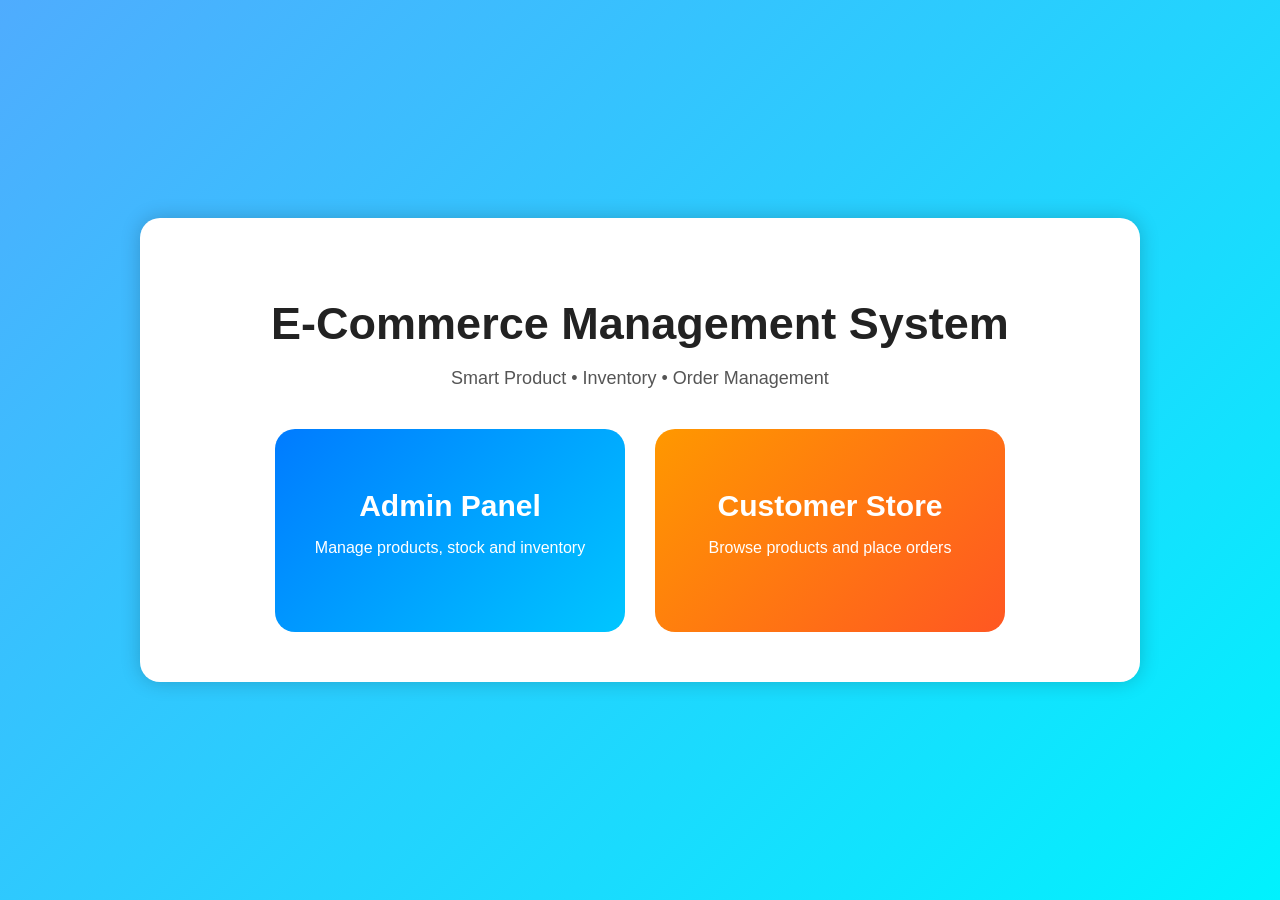
<file: EcommerceMicroservices/frontend/index.html>
<!DOCTYPE html>
<html>

<head>

    <meta charset="UTF-8">

    <title>E-Commerce Management System</title>

    <style>

        body {

            margin: 0;

            font-family: Arial, sans-serif;

            background: linear-gradient(
                135deg,
                #4facfe,
                #00f2fe
            );

            height: 100vh;

            display: flex;

            justify-content: center;

            align-items: center;
        }

        .container {

            background: white;

            width: 90%;

            max-width: 900px;

            padding: 50px;

            border-radius: 20px;

            text-align: center;

            box-shadow: 0 0 20px rgba(0,0,0,0.2);
        }

        h1 {

            font-size: 45px;

            margin-bottom: 15px;

            color: #222;
        }

        p {

            font-size: 18px;

            color: #555;

            margin-bottom: 40px;
        }

        .button-box {

            display: flex;

            justify-content: center;

            gap: 30px;

            flex-wrap: wrap;
        }

        .card {

            width: 280px;

            padding: 35px;

            border-radius: 20px;

            color: white;

            cursor: pointer;

            transition: 0.3s;

            text-decoration: none;
        }

        .card:hover {

            transform: translateY(-8px);
        }

        .admin {

            background: linear-gradient(
                135deg,
                #007bff,
                #00c6ff
            );
        }

        .customer {

            background: linear-gradient(
                135deg,
                #ff9800,
                #ff5722
            );
        }

        .card h2 {

            margin-bottom: 15px;

            font-size: 30px;
        }

        .card p {

            color: white;

            font-size: 16px;
        }

        @media(max-width: 768px) {

            .button-box {

                flex-direction: column;

                align-items: center;
            }
        }

    </style>

</head>

<body>

    <div class="container">

        <h1>E-Commerce Management System</h1>

        <p>
            Smart Product • Inventory • Order Management
        </p>

        <div class="button-box">

            <a
                href="admin.html"
                class="card admin"
            >

                <h2>Admin Panel</h2>

                <p>
                    Manage products,
                    stock and inventory
                </p>

            </a>

            <a
                href="customer.html"
                class="card customer"
            >

                <h2>Customer Store</h2>

                <p>
                    Browse products
                    and place orders
                </p>

            </a>

        </div>

    </div>

</body>

</html>
</file>
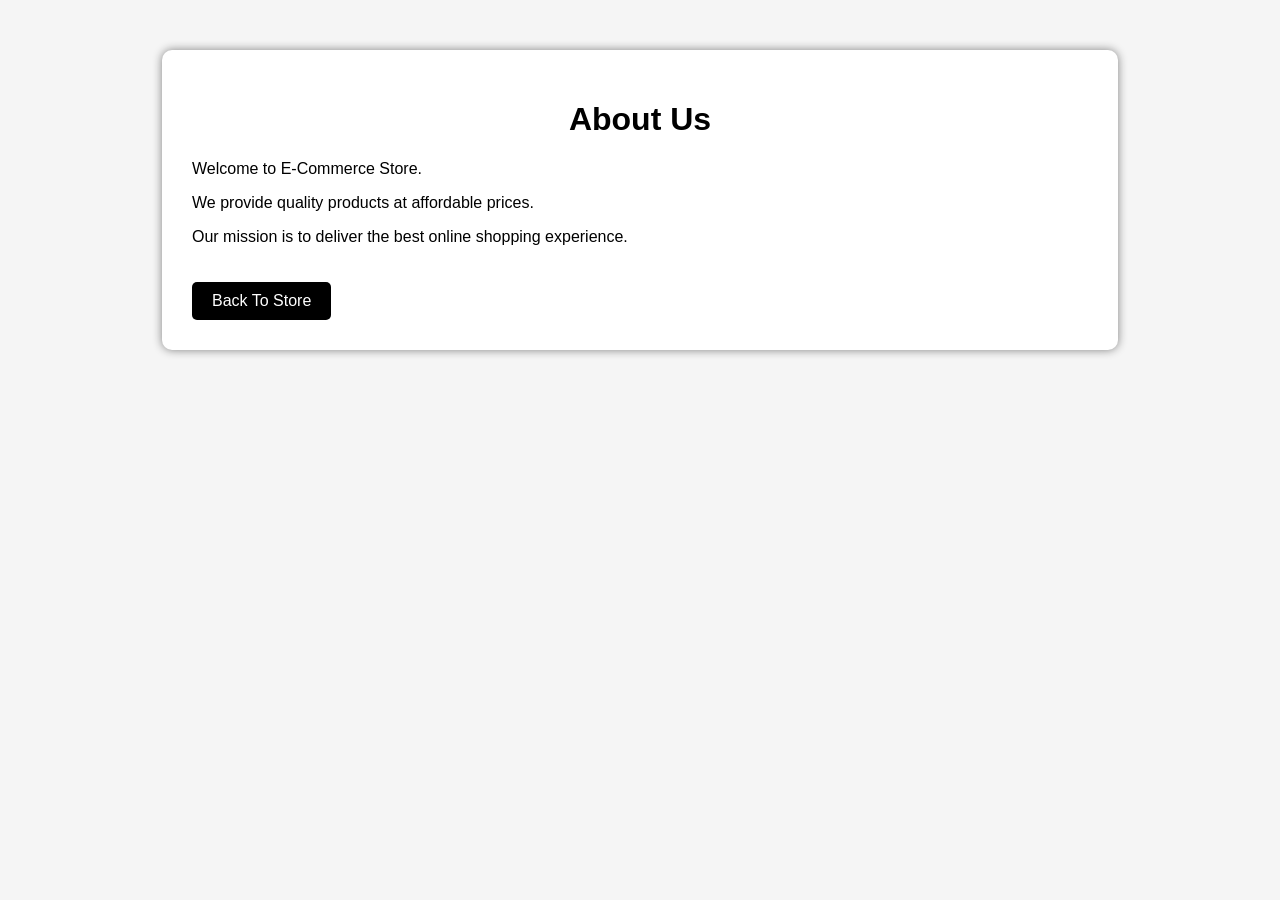
<file: EcommerceMicroservices/frontend/about.html>
<!DOCTYPE html>
<html>

<head>

    <title>About Us</title>

    <link rel="stylesheet" href="about.css">

</head>

<body>

    <div class="container">

        <h1>About Us</h1>

        <p>
            Welcome to E-Commerce Store.
        </p>

        <p>
            We provide quality products at affordable prices.
        </p>

        <p>
            Our mission is to deliver the best online shopping experience.
        </p>

        <a href="customer.html">
            Back To Store
        </a>

    </div>

</body>

</html>
</file>
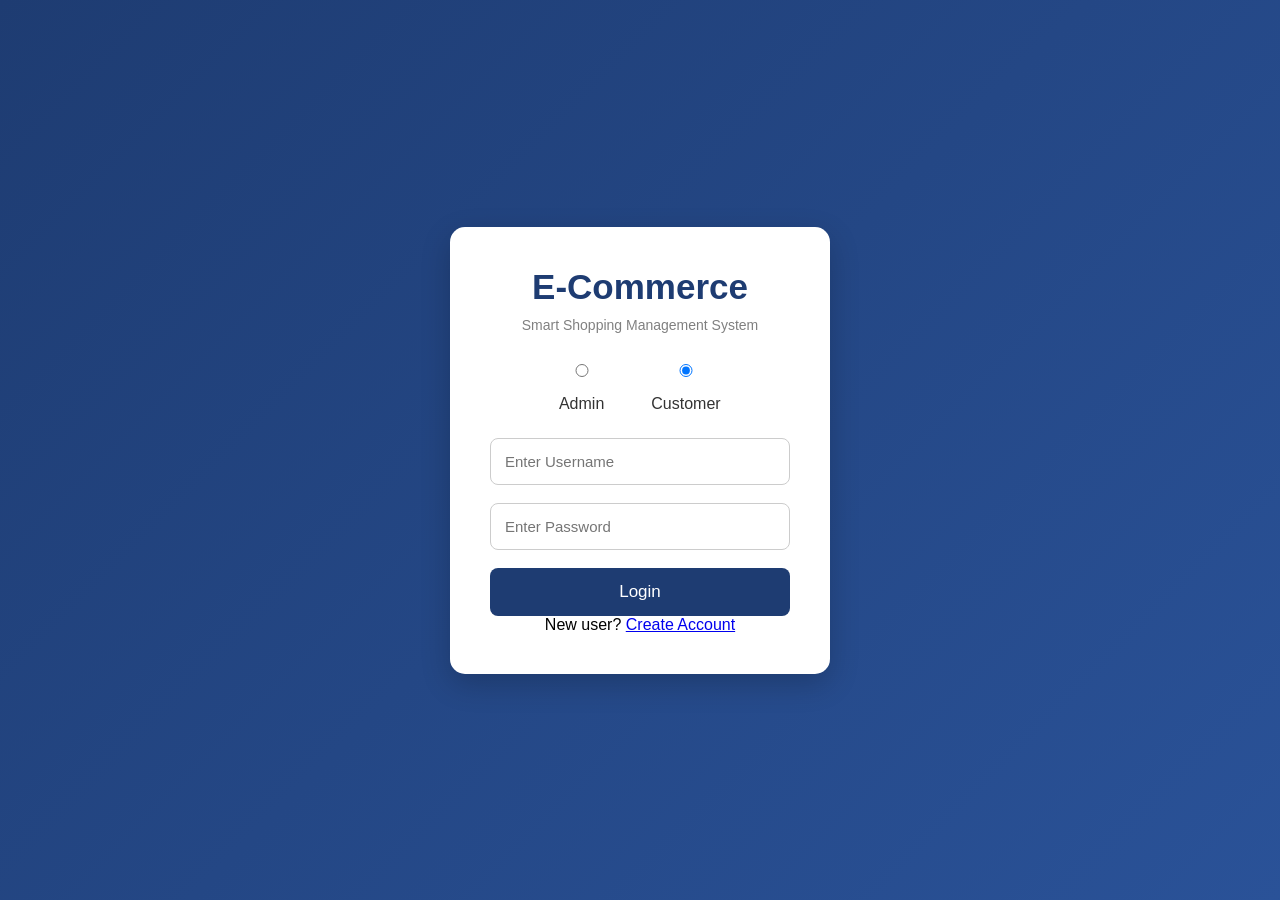
<file: EcommerceMicroservices/frontend/admin.html>
<!DOCTYPE html>
<html>

<head>

    <meta charset="UTF-8">

    <title>Admin Panel</title>

    <link rel="stylesheet" href="admin.css">

</head>

<body>

    <!-- HEADER -->

    <div class="hero">

        <h1>Admin Product Management</h1>

        <p>
            Manage Products • Inventory • Stock
        </p>

    </div>

    <nav class="navbar">

        <button onclick="showSection('addSection')">
            Add Product
        </button>

        <button onclick="showSection('productsSection')">
            Products
        </button>

        <button onclick="showSection('ordersSection')">
            Customer Orders
        </button>

        <button
            onclick="logout()"
            class="logout-btn"
        >
            Logout
        </button>

    </nav>

    <div class="container">

        <!-- DASHBOARD -->

        <div class="container">

        <!-- DASHBOARD -->

        <div class="dashboard">

            <div class="card">

                <h3>Total Products</h3>

                <p id="totalProducts">0</p>

            </div>

            <div class="card">

                <h3>Total Revenue</h3>

                <p id="totalRevenue">₹0</p>

            </div>

            <div class="card">

                <h3>Low Stock Items</h3>

                <p id="lowStockCount">0</p>

            </div>

            <div class="card">

                <h3>Out Of Stock</h3>

                <p id="outStockCount">0</p>

            </div>
            
        </div>
        <div class="dashboard">

    <div class="card" onclick="showAllOrders()">
    <h3>Total Orders</h3>
    <p id="totalOrders">0</p>
</div>

<div class="card" onclick="showActiveOrders()">
    <h3>Active Orders</h3>
    <p id="activeOrders">0</p>
</div>

<div class="card" onclick="showCancelledOrders()">
    <h3>Cancelled Orders</h3>
    <p id="cancelledOrders">0</p>
</div>

</div>

        <!-- ADD PRODUCT SECTION -->

        <div id="addSection">

            <h2>Add Product</h2>

            <div class="form-box">

                <input
                    type="text"
                    id="name"
                    placeholder="Product Name"
                >

                <input
                    type="number"
                    id="price"
                    placeholder="Price"
                >

                <input
                    type="number"
                    id="stock"
                    placeholder="Stock Quantity"
                >

                <input
                    type="text"
                    id="imageUrl"
                    placeholder="Image URL"
                >

            </div>

            <div class="button-box">

                <button onclick="addProduct()">
                    Add Product
                </button>

                <button
                    onclick="clearFields()"
                    class="clear-btn"
                >
                    Clear
                </button>

            </div>

        </div>

        <!-- PRODUCTS SECTION -->

        <div id="productsSection">

            <div class="search-box">

                <input
                    type="text"
                    id="search"
                    placeholder="Search Product"
                    onkeyup="searchProduct()"
                >

            </div>

            <div class="notification-box">

                <h2>Stock Notifications</h2>

                <pre id="notificationBox">
    No Notifications
                </pre>

            </div>

            <h2>Products</h2>

            <div id="productList"></div>

        </div>

        <!-- ORDERS SECTION -->

        <div id="ordersSection" style="display:none;">

            <h2>Customer Orders</h2>

            <div class="dashboard">
            </div>

            <div id="orderList"></div>

        </div>

    </div>

        <div id="orderList"></div>

    <script src="admin.js"></script>

</body>

</html>
</file>
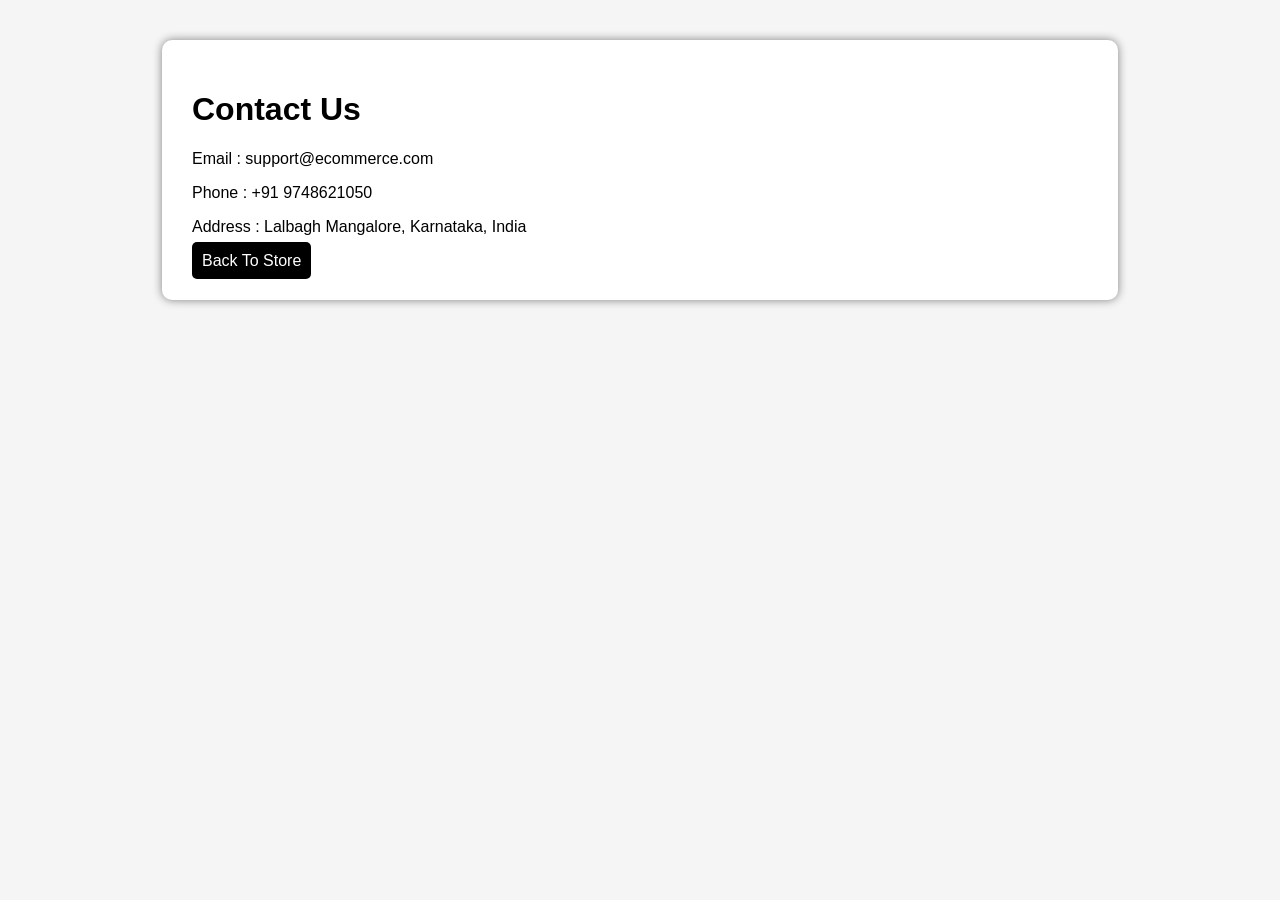
<file: EcommerceMicroservices/frontend/contact.html>
<!DOCTYPE html>
<html>

<head>

    <title>Contact Us</title>

    <link rel="stylesheet" href="contact.css">

</head>

<body>

    <div class="container">

        <h1>Contact Us</h1>

        <p>Email : support@ecommerce.com</p>

        <p>Phone : +91 9748621050</p>

        <p>Address : Lalbagh Mangalore, Karnataka, India</p>
        

        <a href="customer.html">
            Back To Store
        </a>

    </div>

</body>

</html>
</file>
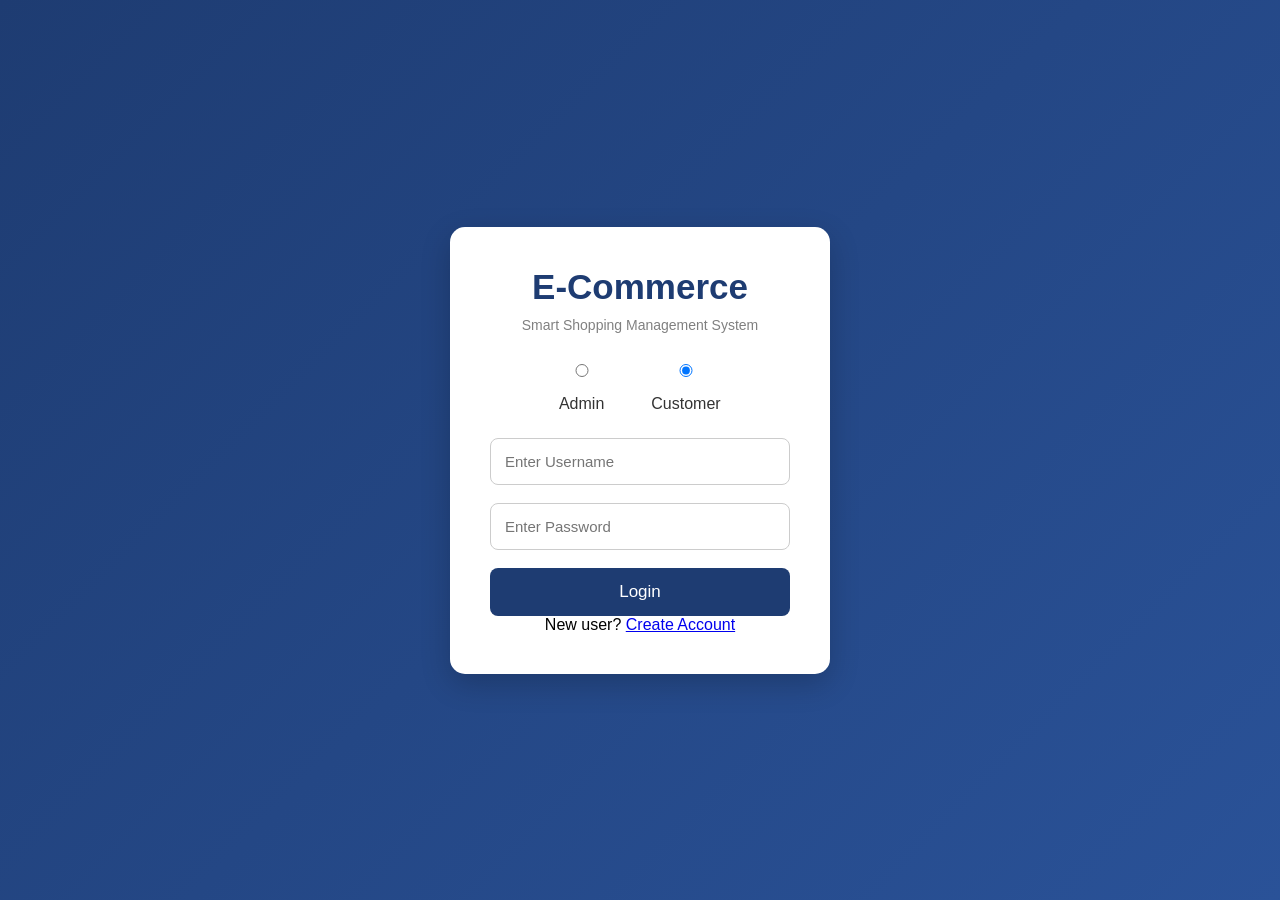
<file: EcommerceMicroservices/frontend/customer.html>
<!DOCTYPE html>
<html>

<head>

    <meta charset="UTF-8">

    <title>Customer Store</title>

    <link rel="stylesheet" href="customer.css">

</head>

<body>

    <!-- HEADER -->
    <div class="header">
    
        <div class="nav">

    <a href="customer.html">
        Home
    </a>

    <a href="about.html">
        About
    </a>

    <a href="contact.html">
        Contact
    </a>

</div>

    <h2 id="welcomeUser"></h2>

    <button
        onclick="logout()"
        class="logout-btn"
    >
        Logout
    </button>

    </div>
    
    <div class="hero">

        <h1>Customer Store</h1>

        <p>
            Browse Products • Place Orders
        </p>

    </div>

    <div class="container">

        <!-- DASHBOARD -->

        <div class="dashboard">

            <div class="card">

                <h3>Total Orders</h3>

                <p id="totalOrders">0</p>

            </div>

        </div>

        <!-- SEARCH -->

        <div class="search-box">

            <input
                type="text"
                id="search"
                placeholder="Search Product"
                onkeyup="searchProduct()"
            >

        </div>

        <!-- PRODUCTS -->

        <h2>Available Products</h2>

        <div id="productList"></div>

        <!-- ORDER SECTION -->

        <h2>Place Order</h2>

        <div class="form-box">

            <input
                type="text"
                id="orderProduct"
                placeholder="Product Name"
                readonly
            >

            <input
                type="number"
                id="orderQuantity"
                placeholder="Quantity"
            >

            <input
                type="number"
                id="orderPrice"
                placeholder="Total Price"
                readonly
            >

        </div>

        <div class="button-box">

            <button onclick="placeOrder()">
                Place Order
            </button>

        </div>

        <!-- ORDERS -->

        <h2>My Orders</h2>

        <div id="orderList"></div>

    </div>

    <script src="customer.js"></script>

</body>

</html>
</file>
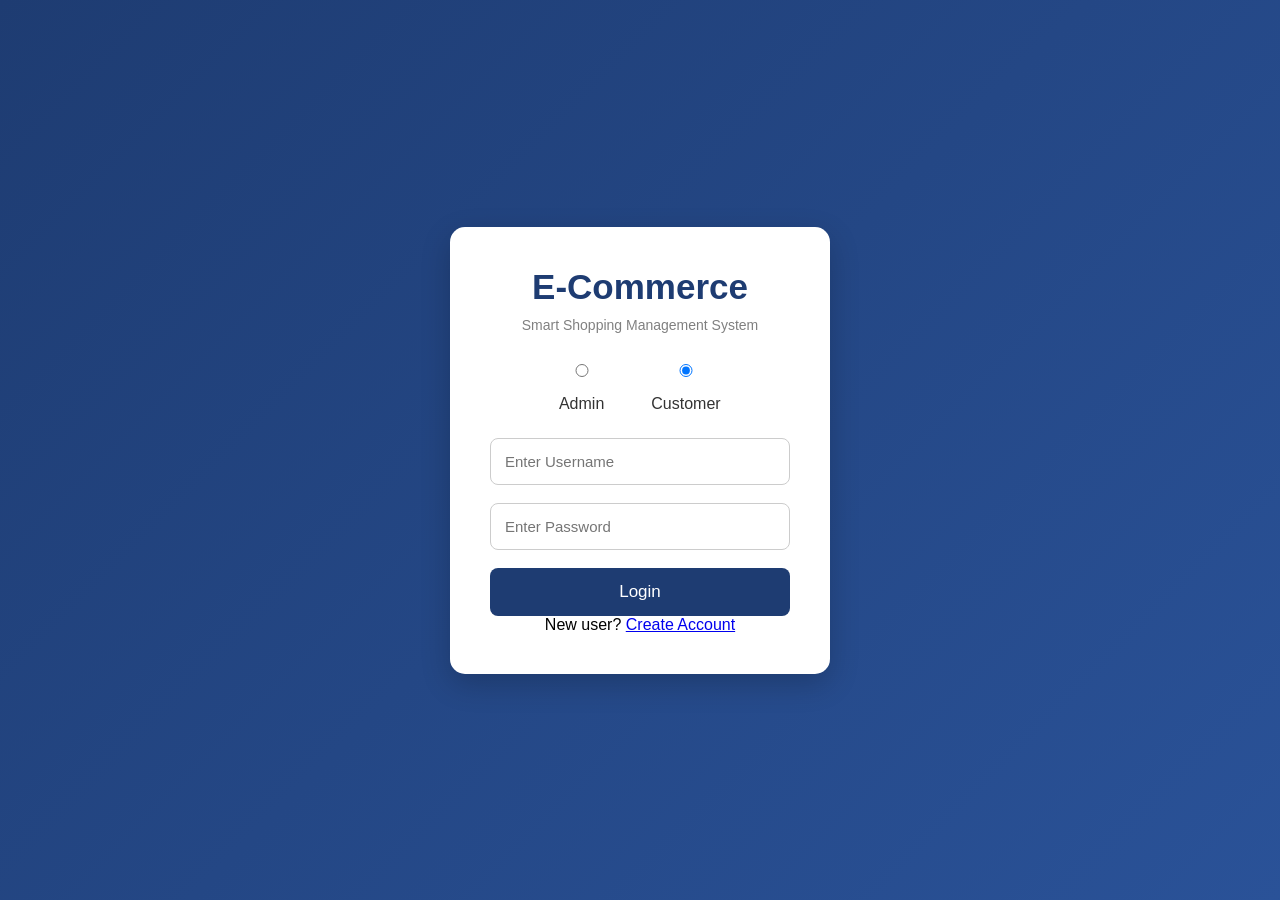
<file: EcommerceMicroservices/frontend/login.html>
<!DOCTYPE html>
<html lang="en">

<head>

    <meta charset="UTF-8">

    <meta name="viewport" content="width=device-width, initial-scale=1.0">

    <title>E-Commerce Login</title>

    <link rel="stylesheet" href="login.css">

</head>

<body>

    <div class="login-container">

        <div class="login-box">

            <h1>E-Commerce</h1>

            <p class="subtitle">
                Smart Shopping Management System
            </p>

            <div class="role-box">

                <label>
                    <input
                    type="radio"
                    name="role"
                    value="admin"
                    onclick="toggleRegister()"
                    >
                    Admin
                </label>

                <label>
                    <input
                    type="radio"
                    name="role"
                    value="customer"
                    checked
                    onclick="toggleRegister()"
                    >
                    Customer
                </label>

            </div>

            <input
                type="text"
                id="username"
                placeholder="Enter Username"
            >

            <input
                type="password"
                id="password"
                placeholder="Enter Password"
            >

            <button onclick="login()">
                Login
            </button>

            <div id="registerLink">

    <p>
        New user?
        <a href="register.html">
            Create Account
        </a>
    </p>

</div>

        </div>

    </div>

    <script src="login.js"></script>

</body>

</html>
</file>
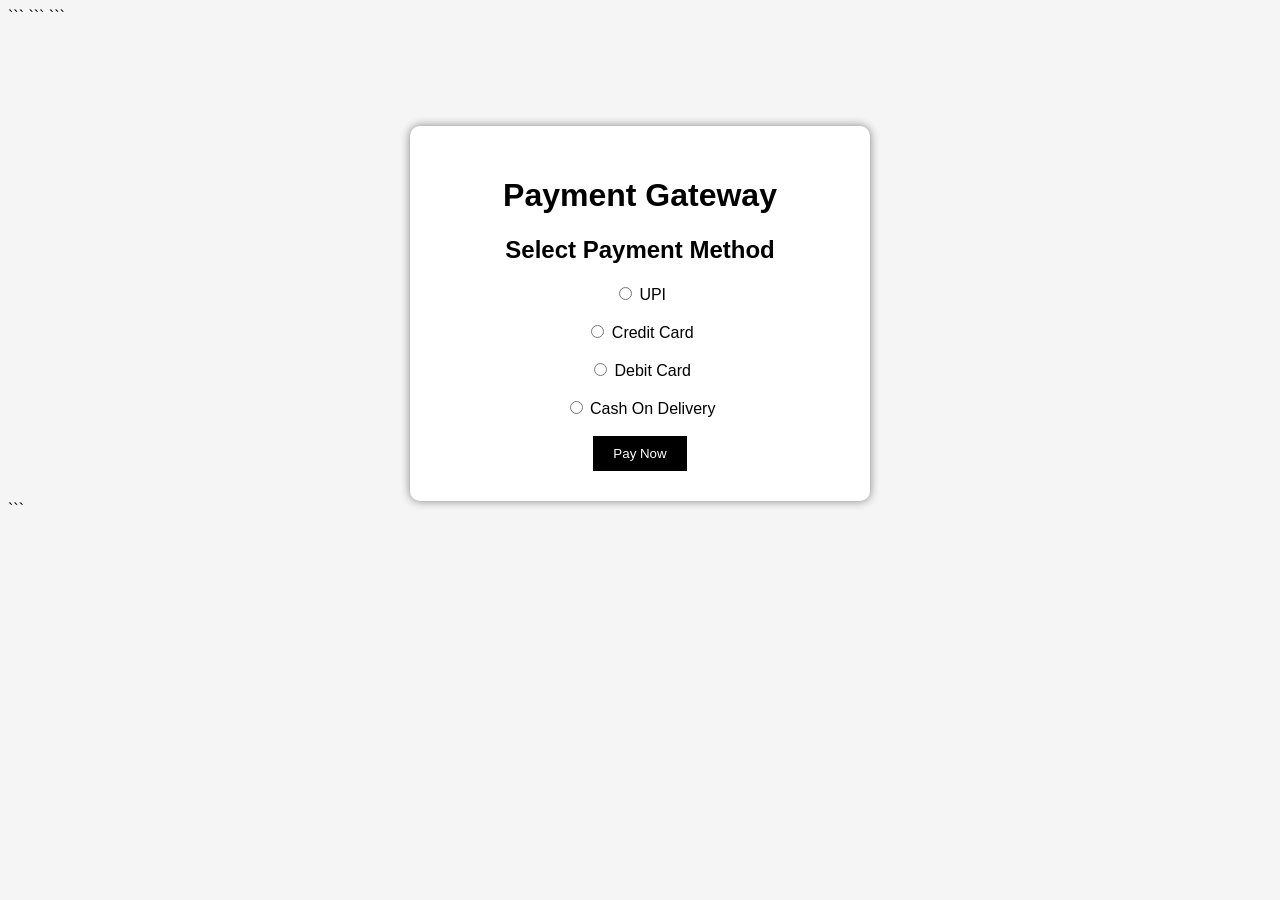
<file: EcommerceMicroservices/frontend/payment.html>
<!DOCTYPE html>

<html>

<head>

```
<meta charset="UTF-8">

<title>Payment Gateway</title>

<link rel="stylesheet" href="payment.css">
```

</head>

<body>

```
<div class="container">

    <h1>Payment Gateway</h1>

    <h2>Select Payment Method</h2>

    <input
    type="radio"
    name="payment"
    value="UPI"
    onclick="showFields()"
    >
    UPI

    <br><br>

    <input
    type="radio"
    name="payment"
    value="Credit Card"
    onclick="showFields()"
    >
    Credit Card

    <br><br>

    <input
    type="radio"
    name="payment"
    value="Debit Card"
    onclick="showFields()"
    >
    Debit Card

    <br><br>

    <input
    type="radio"
    name="payment"
    value="Cash On Delivery"
    onclick="showFields()"
    >
    Cash On Delivery

    <br><br>

    <!-- UPI SECTION -->

    <div
    id="upiSection"
    style="display:none;"
    >

        <input
        type="text"
        id="upiId"
        placeholder="Enter UPI ID"
        >

        <br><br>

    </div>

    <!-- CARD SECTION -->

    <div
    id="cardSection"
    style="display:none;"
    >

        <input
        type="text"
        id="cardNumber"
        placeholder="Card Number"
        >

        <br><br>

        <input
        type="text"
        id="cardHolder"
        placeholder="Card Holder Name"
        >

        <br><br>

        <input
        type="month"
        id="expiry"
        >

        <br><br>

        <input
        type="password"
        id="cvv"
        placeholder="CVV"
        >

        <br><br>

    </div>

    <!-- COD SECTION -->

    <div
    id="codSection"
    style="display:none;"
    >

        <p>
            Pay when product is delivered.
        </p>

        <br>

    </div>

    <button
    onclick="payNow()"
    >
        Pay Now
    </button>

</div>

<script src="payment.js"></script>
```

</body>

</html>
</file>
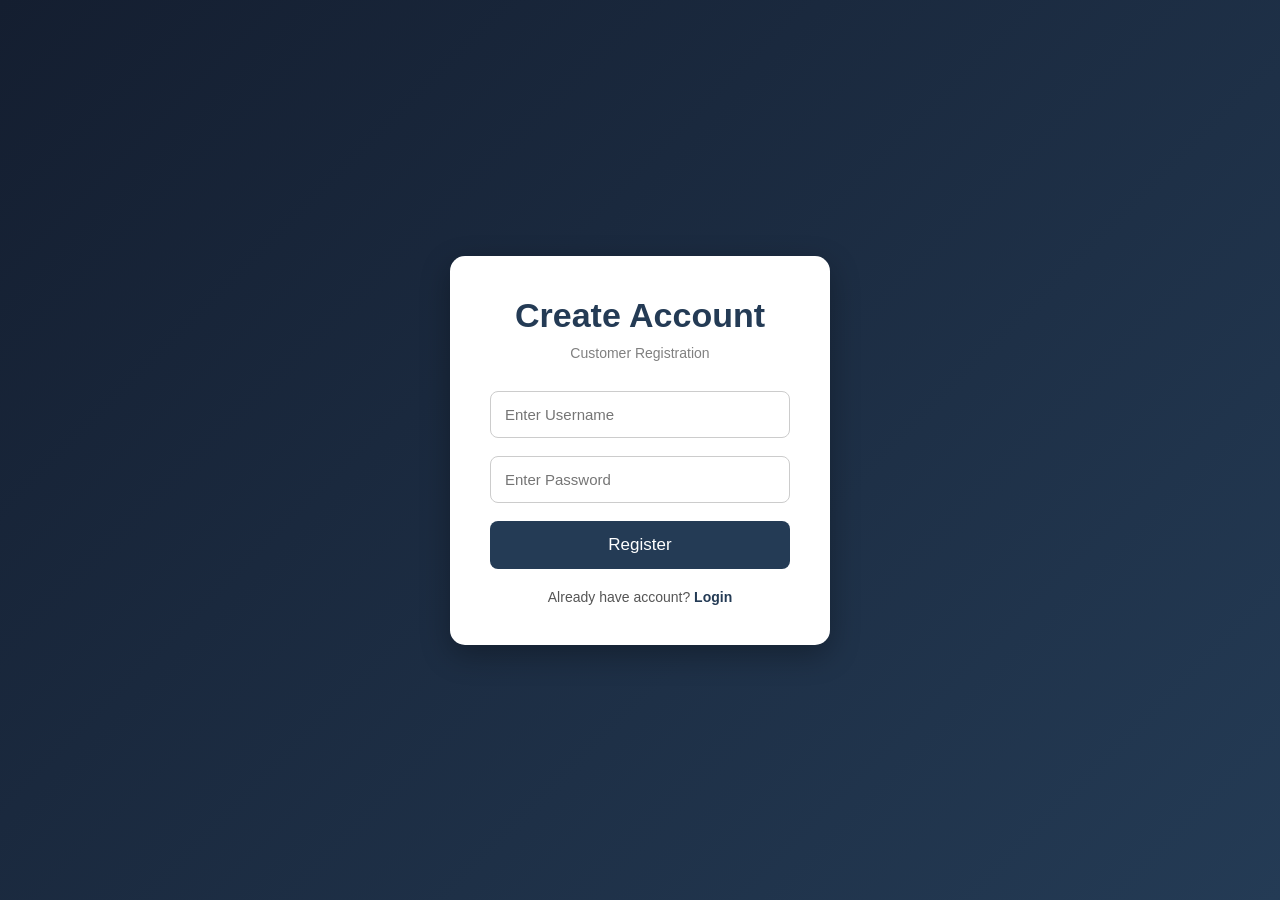
<file: EcommerceMicroservices/frontend/register.html>
<!DOCTYPE html>
<html lang="en">

<head>

    <meta charset="UTF-8">

    <meta name="viewport"
          content="width=device-width, initial-scale=1.0">

    <title>Customer Registration</title>

    <link rel="stylesheet" href="register.css">

</head>

<body>

    <div class="register-container">

        <div class="register-box">

            <h1>Create Account</h1>

            <p class="subtitle">
                Customer Registration
            </p>

            <input
                type="text"
                id="username"
                placeholder="Enter Username"
            >

            <input
                type="password"
                id="password"
                placeholder="Enter Password"
            >

            <button onclick="register()">
                Register
            </button>

            <p class="login-text">

                Already have account?

                <a href="login.html">
                    Login
                </a>

            </p>

        </div>

    </div>

    <script src="register.js"></script>

</body>

</html>
</file>
<file: EcommerceMicroservices/frontend/about.css>
body{

    font-family:Arial;

    background:#f5f5f5;

    margin:0;

    padding:0;
}

.container{

    width:70%;

    margin:auto;

    margin-top:50px;

    background:white;

    padding:30px;

    border-radius:10px;

    box-shadow:0 0 10px gray;
}

h1{

    text-align:center;
}

a{

    display:inline-block;

    margin-top:20px;

    padding:10px 20px;

    background:black;

    color:white;

    text-decoration:none;

    border-radius:5px;
}
</file>
<file: EcommerceMicroservices/frontend/admin.css>
/* BODY */

body {

    margin: 0;

    font-family: Arial, sans-serif;

    background: #f4f6f9;
}

/* HERO SECTION */

.hero {

    background: linear-gradient(
        135deg,
        #007bff,
        #00c6ff
    );

    color: white;

    text-align: center;

    padding: 40px 20px;

    box-shadow: 0 4px 15px rgba(0,0,0,0.2);
}

.hero h1 {

    margin: 0;

    font-size: 42px;
}

.hero p {

    margin-top: 10px;

    font-size: 18px;
}

/* MAIN CONTAINER */

.container {

    width: 90%;

    max-width: 1200px;

    margin: 30px auto;

    background: white;

    padding: 30px;

    border-radius: 20px;

    box-shadow: 0 0 20px rgba(0,0,0,0.1);
}

/* DASHBOARD */

.dashboard {

    display: flex;

    gap: 20px;

    margin-bottom: 30px;
}

.card {

    flex: 1;

    background: linear-gradient(
        135deg,
        #4facfe,
        #00f2fe
    );

    color: white;

    padding: 25px;

    border-radius: 15px;

    text-align: center;

    box-shadow: 0 5px 15px rgba(0,0,0,0.15);
}

.card h3 {

    margin-bottom: 10px;
}

.card p {

    font-size: 35px;

    font-weight: bold;
}

/* HEADINGS */

h2 {

    margin-top: 35px;

    margin-bottom: 20px;

    color: #222;

    border-left: 5px solid #007bff;

    padding-left: 10px;
}

/* FORM */

.form-box {

    display: grid;

    grid-template-columns:
        repeat(auto-fit, minmax(220px, 1fr));

    gap: 15px;

    margin-bottom: 20px;
}

input {

    padding: 12px;

    border: 1px solid #ccc;

    border-radius: 8px;

    font-size: 15px;

    outline: none;
}

input:focus {

    border-color: #007bff;
}

/* BUTTONS */

.button-box {

    display: flex;

    gap: 15px;

    margin-bottom: 25px;
}

button {

    padding: 12px 20px;

    border: none;

    border-radius: 8px;

    color: white;

    font-size: 15px;

    cursor: pointer;

    transition: 0.3s;
}

button:hover {

    transform: scale(1.03);

    opacity: 0.9;
}

/* MAIN BUTTON */

.button-box button:first-child {

    background: #007bff;
}

/* CLEAR BUTTON */

.clear-btn {

    background: #dc3545;
}

/* SEARCH */

.search-box {

    margin-bottom: 25px;
}

.search-box input {

    width: 100%;
}

/* PRODUCT CARD */

.product {

    display: flex;

    justify-content: space-between;

    align-items: center;

    background: #fafafa;

    padding: 20px;

    margin-bottom: 20px;

    border-radius: 15px;

    box-shadow: 0 3px 10px rgba(0,0,0,0.08);

    transition: 0.3s;
}

.product:hover {

    transform: translateY(-3px);
}

/* LOW STOCK */

.low-stock {

    border: 3px solid red;

    background: #ffe5e5;
}

/* PRODUCT INFO */

.product-info {

    flex: 1;
}

.product-info h3 {

    margin-bottom: 10px;

    color: #222;
}

.product-info p {

    margin: 8px 0;

    font-size: 16px;
}

/* IMAGE */

.product img {

    width: 240px;

    height: 180px;

    object-fit: cover;

    border-radius: 12px;

    margin-left: 20px;

    border: 2px solid #ddd;
}

/* BUTTON COLORS */

.edit-btn {

    background: #28a745;

    margin-right: 10px;
}

.delete-btn {

    background: #dc3545;
}

/* RESPONSIVE */

@media(max-width: 768px) {

    .product {

        flex-direction: column;

        align-items: flex-start;
    }

    .product img {

        width: 100%;

        height: auto;

        margin-left: 0;

        margin-top: 20px;
    }

    .dashboard {

        flex-direction: column;
    }

    .button-box {

        flex-direction: column;
    }
}
.notification-box {

    background: #fff3cd;

    color: #856404;

    padding: 15px;

    border-radius: 10px;

    margin-bottom: 20px;

    border: 2px solid #ffeeba;

    font-weight: bold;
}

.notification-box h2 {

    margin-bottom: 10px;
}
.logout-btn{

    margin-left:auto;

    background:red;

    color:white;

    border:none;

    padding:10px 20px;

    border-radius:8px;

    cursor:pointer;
}

.logout-btn:hover{

    background:darkred;
}
.navbar{

    display:flex;

    justify-content:center;

    align-items:center;

    gap:15px;

    padding:15px;

    background:#222;

    position:relative;
}

.navbar button{

    padding:10px 20px;

    border:none;

    border-radius:8px;

    cursor:pointer;

    color:white;

    background:#444;
}

.navbar button:hover{

    background:#666;
}
.cancelled-btn{
    background-color: gray;
    color: white;
    border: none;
    padding: 10px 15px;
    border-radius: 6px;
    cursor: not-allowed;
}
</file>
<file: EcommerceMicroservices/frontend/contact.css>
body{

    font-family:Arial;

    background:#f5f5f5;

    margin:0;
}

.container{

    width:70%;

    margin:auto;

    margin-top:40px;

    background:white;

    padding:30px;

    border-radius:10px;

    box-shadow:0 0 10px gray;
}

input,
textarea{

    width:100%;

    padding:10px;

    margin-top:10px;

    margin-bottom:10px;
}

button{

    padding:10px 20px;

    background:black;

    color:white;

    border:none;

    cursor:pointer;
}

a{

    text-decoration:none;

    background:black;

    color:white;

    padding:10px;

    border-radius:5px;
}
</file>
<file: EcommerceMicroservices/frontend/customer.css>
/* BODY */

body {

    margin: 0;

    font-family: Arial, sans-serif;

    background: #f4f6f9;
}

/* HERO */

.hero {

    background: linear-gradient(
        135deg,
        #ff9800,
        #ff5722
    );

    color: white;

    text-align: center;

    padding: 40px 20px;

    box-shadow: 0 4px 15px rgba(0,0,0,0.2);
}

.hero h1 {

    margin: 0;

    font-size: 42px;
}

.hero p {

    margin-top: 10px;

    font-size: 18px;
}

/* CONTAINER */

.container {

    width: 90%;

    max-width: 1200px;

    margin: 30px auto;

    background: white;

    padding: 30px;

    border-radius: 20px;

    box-shadow: 0 0 20px rgba(0,0,0,0.1);
}

/* DASHBOARD */

.dashboard {

    margin-bottom: 30px;
}

.card {

    background: linear-gradient(
        135deg,
        #ff9800,
        #ff5722
    );

    color: white;

    padding: 25px;

    border-radius: 15px;

    text-align: center;
}

.card p {

    font-size: 35px;

    font-weight: bold;
}

/* HEADINGS */

h2 {

    margin-top: 35px;

    margin-bottom: 20px;

    color: #222;

    border-left: 5px solid #ff5722;

    padding-left: 10px;
}

/* FORM */

.form-box {

    display: grid;

    grid-template-columns:
        repeat(auto-fit, minmax(220px, 1fr));

    gap: 15px;

    margin-bottom: 20px;
}

input {

    padding: 12px;

    border: 1px solid #ccc;

    border-radius: 8px;

    font-size: 15px;

    outline: none;
}

input:focus {

    border-color: #ff5722;
}

/* BUTTONS */

.button-box {

    margin-bottom: 25px;
}

button {

    padding: 12px 20px;

    border: none;

    border-radius: 8px;

    background: #ff5722;

    color: white;

    font-size: 15px;

    cursor: pointer;

    transition: 0.3s;
}

button:hover {

    transform: scale(1.03);

    opacity: 0.9;
}

/* SEARCH */

.search-box {

    margin-bottom: 25px;
}

.search-box input {

    width: 100%;
}

/* PRODUCT CARD */

.product {

    display: flex;

    justify-content: space-between;

    align-items: center;

    background: #fafafa;

    padding: 20px;

    margin-bottom: 20px;

    border-radius: 15px;

    box-shadow: 0 3px 10px rgba(0,0,0,0.08);
}

/* LOW STOCK */

.low-stock {

    border: 3px solid red;

    background: #ffe5e5;
}

/* PRODUCT INFO */

.product-info {

    flex: 1;
}

.product-info h3 {

    margin-bottom: 10px;
}

/* IMAGE */

.product img {

    width: 220px;

    height: 170px;

    object-fit: cover;

    border-radius: 12px;

    margin-left: 20px;
}

/* ORDER BUTTON */

.order-btn {

    background: #28a745;

    margin-top: 10px;
}

/* CANCEL BUTTON */

.cancel-btn {

    background: #dc3545;

    margin-top: 10px;
}

/* RESPONSIVE */

@media(max-width:768px) {

    .product {

        flex-direction: column;

        align-items: flex-start;
    }

    .product img {

        width: 100%;

        height: auto;

        margin-left: 0;

        margin-top: 20px;
    }
}
.logout-btn{

    background:red;

    color:white;

    border:none;

    padding:10px 20px;

    border-radius:8px;

    cursor:pointer;

    float:right;

    margin:10px;
}

.logout-btn:hover{

    background:darkred;
}
.header{

    display:flex;

    justify-content:space-between;

    align-items:center;

    margin-bottom:20px;
}
.nav{

    text-align:center;

    padding:15px;

    background:white;
}

.nav a{

    margin:15px;

    text-decoration:none;

    font-weight:bold;

    color:black;
}
.invoice-btn{
    background:#007bff;
    color:white;
    border:none;
    padding:10px 15px;
    border-radius:6px;
    cursor:pointer;
    margin-left:10px;
}

.invoice-btn:hover{
    opacity:0.9;
}
.cancelled-btn{
    background-color: gray;
    color: white;
    border: none;
    padding: 10px 15px;
    border-radius: 6px;
    cursor: not-allowed;
}
</file>
<file: EcommerceMicroservices/frontend/login.css>
*{
    margin:0;
    padding:0;
    box-sizing:border-box;
    font-family:Arial, Helvetica, sans-serif;
}

body{

    height:100vh;

    display:flex;

    justify-content:center;

    align-items:center;

    background:
    linear-gradient(
        135deg,
        #1e3c72,
        #2a5298
    );
}

.login-container{

    width:100%;

    display:flex;

    justify-content:center;

    align-items:center;
}

.login-box{

    width:380px;

    background:white;

    padding:40px;

    border-radius:15px;

    box-shadow:
    0 10px 30px rgba(0,0,0,0.2);

    text-align:center;
}

.login-box h1{

    color:#1e3c72;

    margin-bottom:10px;

    font-size:35px;
}

.subtitle{

    color:gray;

    margin-bottom:30px;

    font-size:14px;
}

.role-box{

    display:flex;

    justify-content:center;

    gap:30px;

    margin-bottom:25px;

    color:#333;
}

input{

    width:100%;

    padding:14px;

    margin-bottom:18px;

    border:1px solid #ccc;

    border-radius:8px;

    font-size:15px;

    outline:none;
}

input:focus{

    border-color:#1e3c72;
}

button{

    width:100%;

    padding:14px;

    border:none;

    border-radius:8px;

    background:#1e3c72;

    color:white;

    font-size:17px;

    cursor:pointer;

    transition:0.3s;
}

button:hover{

    background:#16325c;
}

.register-text{

    margin-top:20px;

    font-size:14px;

    color:#555;
}

.register-text a{

    text-decoration:none;

    color:#1e3c72;

    font-weight:bold;
}
</file>
<file: EcommerceMicroservices/frontend/payment.css>
body{

    font-family:Arial;

    background:#f5f5f5;
}

.container{

    width:400px;

    margin:auto;

    margin-top:100px;

    background:white;

    padding:30px;

    border-radius:10px;

    text-align:center;

    box-shadow:0 0 10px gray;
}

button{

    padding:10px 20px;

    background:black;

    color:white;

    border:none;

    cursor:pointer;
}
</file>
<file: EcommerceMicroservices/frontend/register.css>
*{
    margin:0;
    padding:0;
    box-sizing:border-box;
    font-family:Arial, Helvetica, sans-serif;
}

body{

    height:100vh;

    display:flex;

    justify-content:center;

    align-items:center;

    background:
    linear-gradient(
        135deg,
        #141e30,
        #243b55
    );
}

.register-container{

    width:100%;

    display:flex;

    justify-content:center;

    align-items:center;
}

.register-box{

    width:380px;

    background:white;

    padding:40px;

    border-radius:15px;

    box-shadow:
    0 10px 30px rgba(0,0,0,0.3);

    text-align:center;
}

.register-box h1{

    color:#243b55;

    margin-bottom:10px;

    font-size:34px;
}

.subtitle{

    color:gray;

    margin-bottom:30px;

    font-size:14px;
}

input{

    width:100%;

    padding:14px;

    margin-bottom:18px;

    border:1px solid #ccc;

    border-radius:8px;

    font-size:15px;

    outline:none;
}

input:focus{

    border-color:#243b55;
}

button{

    width:100%;

    padding:14px;

    border:none;

    border-radius:8px;

    background:#243b55;

    color:white;

    font-size:17px;

    cursor:pointer;

    transition:0.3s;
}

button:hover{

    background:#16273d;
}

.login-text{

    margin-top:20px;

    font-size:14px;

    color:#555;
}

.login-text a{

    text-decoration:none;

    color:#243b55;

    font-weight:bold;
}
</file>
